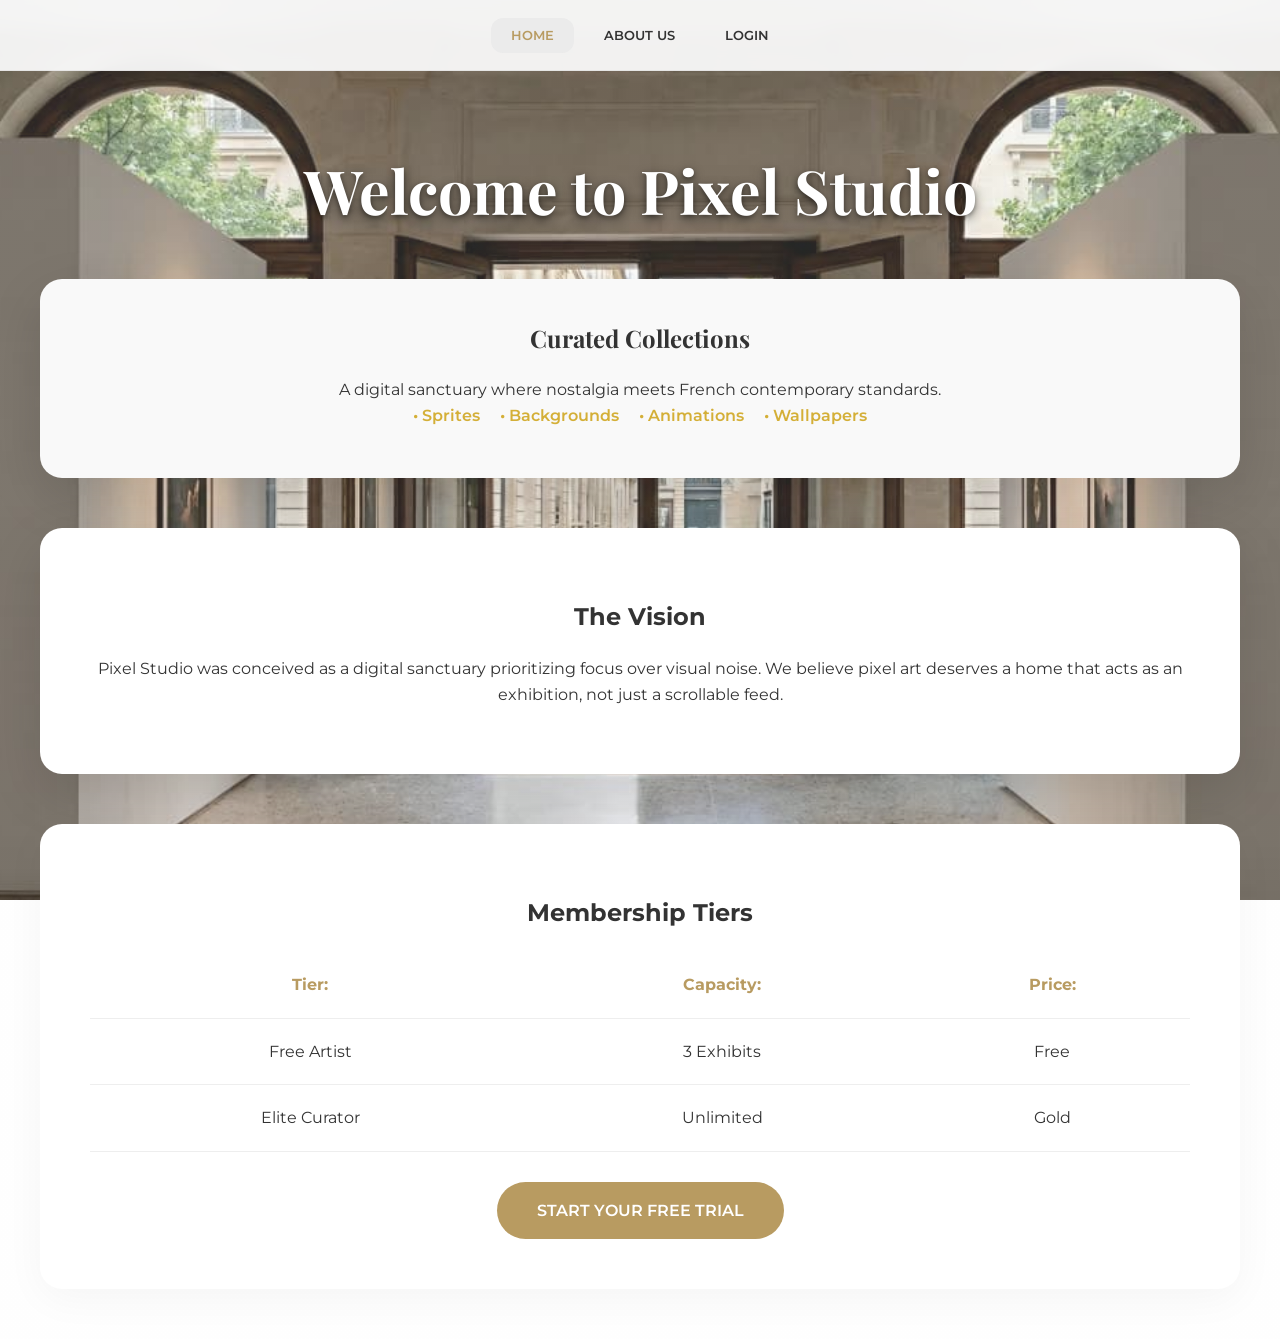
<file: index.html>
<!DOCTYPE html>
<html lang="en">
<head>
    <meta charset="UTF-8">
    <title>Pixel Studio | Home</title>
    <link rel="stylesheet" href="style.css">
</head>
<body class="home-bg">

<nav>
    <ul>
        <li><a href="index.html" class="active">Home</a></li>
        <li><a href="about.html">About Us</a></li>
        <li><a href="login.html">Login</a></li>
    </ul>
</nav>

<div class="page-content">

<header>
    <h1>Welcome to Pixel Studio</h1>
</header>

<main>
    <section class="card home-section">
        <h2 class="section-title">Curated Collections</h2>
        <p class="section-desc">
            A digital sanctuary where nostalgia meets French contemporary standards.
        </p>
        <div class="collection-tags">
            <span>• Sprites</span>
            <span>• Backgrounds</span>
            <span>• Animations</span>
        </div>
    </section>

    <article class="card project-overview home-section">
        <h2>The Vision</h2>
        <p>
            Pixel Studio was conceived as a digital sanctuary prioritizing focus over visual noise.
            We believe pixel art deserves a home that acts as an exhibition, not just a scrollable feed.
        </p>
    </article>

    <section class="card" style="max-width: 1100px; margin: 0 auto 50px;">
        <h2 style="text-align: center;">Membership Tiers</h2>
        <table>
            <thead>
                <tr><th>Tier:</th><th>Capacity:</th><th>Price:</th></tr>
            </thead>
            <tbody>
                <tr><td>Free Artist</td><td>3 Exhibits</td><td>Free</td></tr>
                <tr><td>Elite Curator</td><td>Unlimited</td><td>Gold</td></tr>
            </tbody>
        </table>
        <div style="text-align:center; margin-top: 30px;">
            <a href="signup.html" class="join-btn">Start Your Free Trial</a>
        </div>
    </section>
</main>

</div>

<!-- Home page JavaScript:
     - Rotates "Curated Collections" text automatically
     - Dynamically generates feature tags
     - Changes styles like text color, font weight, and background color
     All handled in script.js -->
<script src="script.js"></script>
</body>
</html>
</file>
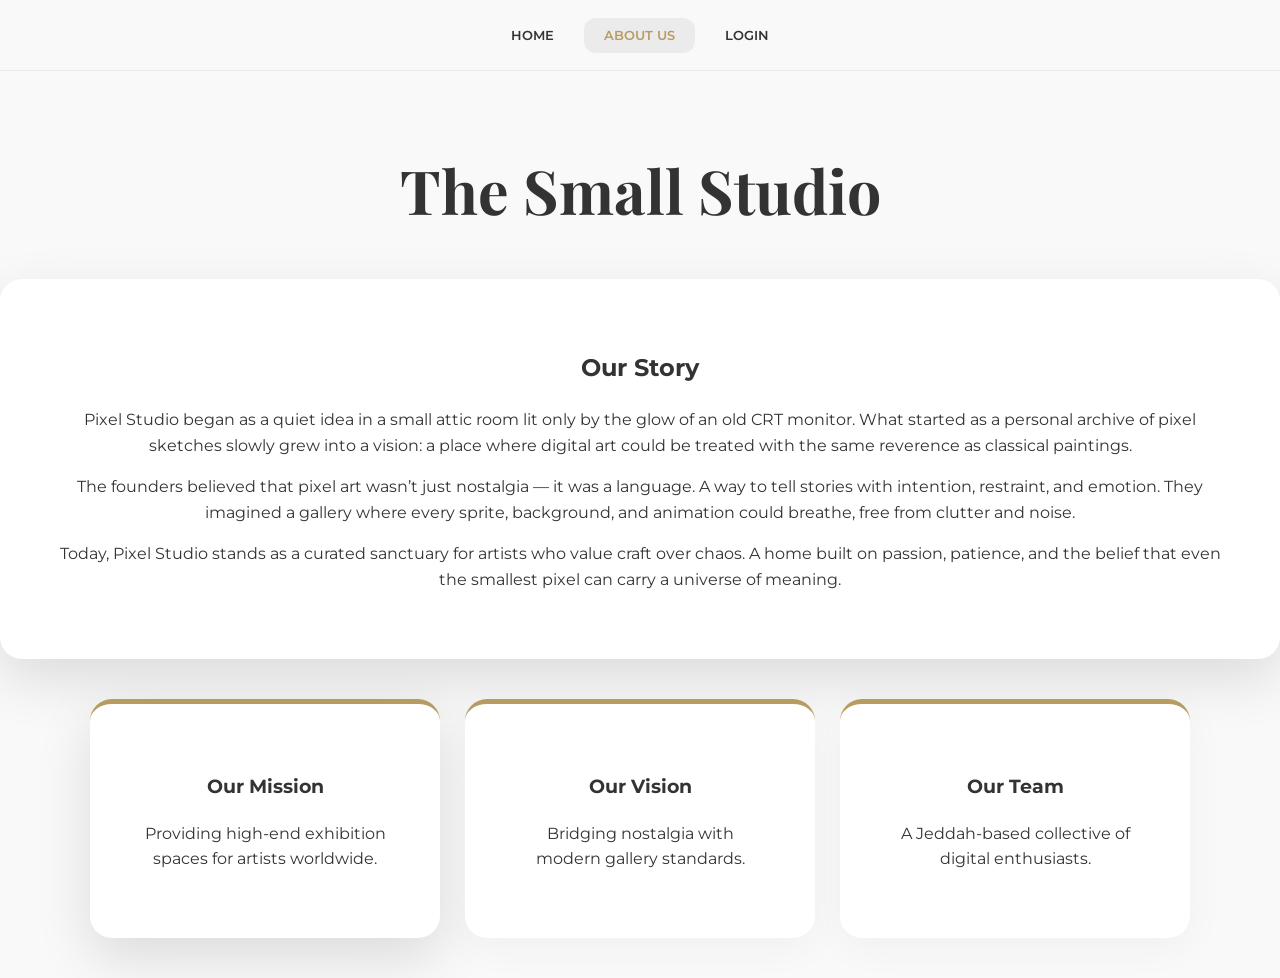
<file: about.html>
<!DOCTYPE html>
<html lang="en">
<head>
    <meta charset="UTF-8">
    <title>About Us | Pixel Studio</title>
    <link rel="stylesheet" href="style.css">
</head>
<body>
<nav>
    <ul>
        <li><a href="index.html">Home</a></li>
        <li><a href="about.html" class="active">About Us</a></li>
        <li><a href="login.html">Login</a></li>
    </ul>
</nav>

<header>
    <h1>The Small Studio</h1>
</header>

<main>
    <section class="card">
    <h2>Our Story</h2>
    <p>
        Pixel Studio began as a quiet idea in a small attic room lit only by the glow of an old CRT monitor. 
        What started as a personal archive of pixel sketches slowly grew into a vision: a place where digital art 
        could be treated with the same reverence as classical paintings.
    </p>

    <p>
        The founders believed that pixel art wasn’t just nostalgia — it was a language. A way to tell stories 
        with intention, restraint, and emotion. They imagined a gallery where every sprite, background, and animation 
        could breathe, free from clutter and noise.
    </p>

    <p>
        Today, Pixel Studio stands as a curated sanctuary for artists who value craft over chaos. 
        A home built on passion, patience, and the belief that even the smallest pixel can carry a universe of meaning.
    </p>
</section>

    <section class="mission-row">
        <div class="card mission-card">
            <h3>Our Mission</h3>
            <p>Providing high-end exhibition spaces for artists worldwide.</p>
        </div>
        <div class="card mission-card">
            <h3>Our Vision</h3>
            <p>Bridging nostalgia with modern gallery standards.</p>
        </div>
        <div class="card mission-card">
            <h3>Our Team</h3>
            <p>A Jeddah-based collective of digital enthusiasts.</p>
        </div>
    </section>
</main>
<script src="script.js"></script>
</body>
</html>
</file>
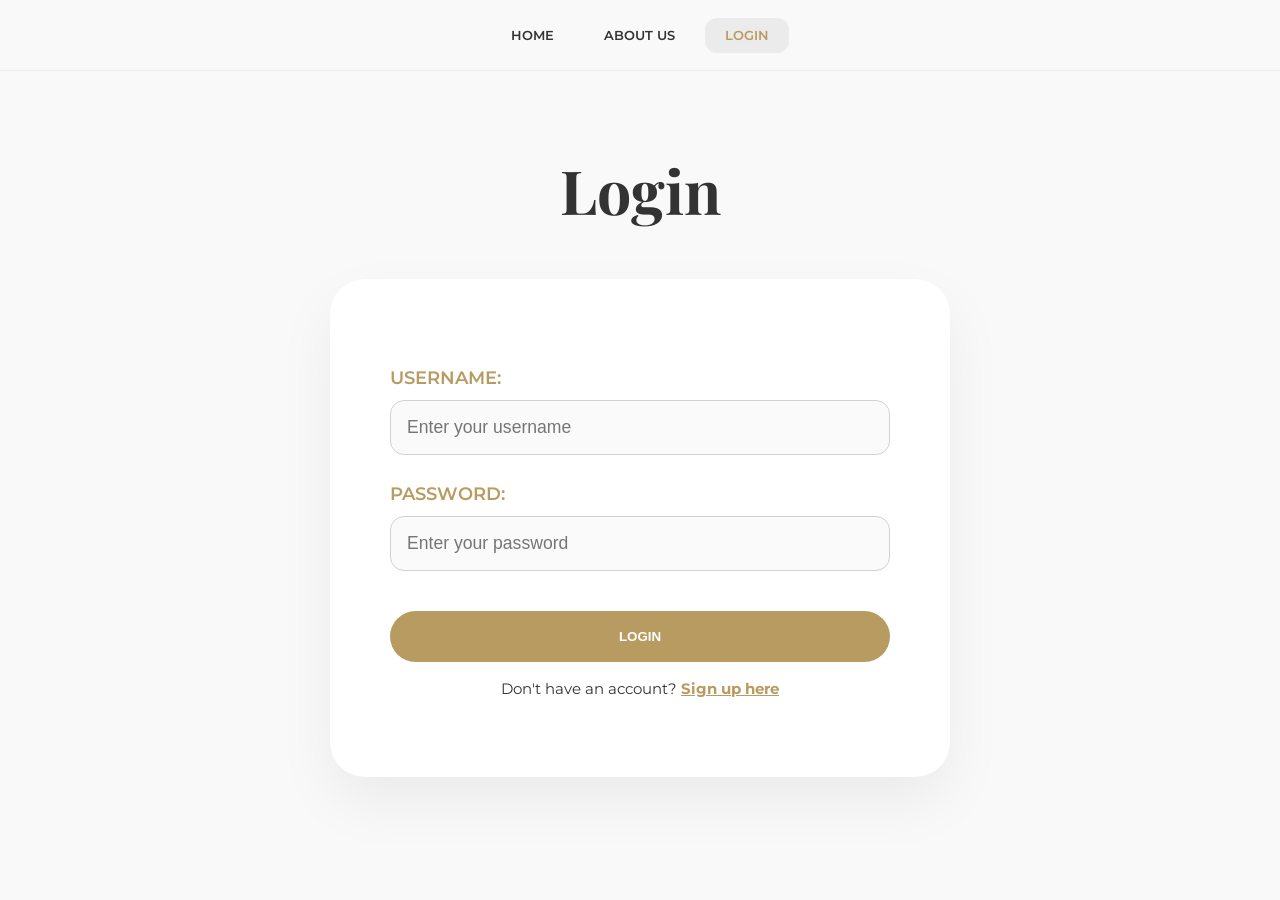
<file: login.html>
<!DOCTYPE html>
<html lang="en">
<head>
    <meta charset="UTF-8">
    <title>Pixel Studio | Login</title>

    <style>
        .signup-text { text-align: center; margin-top: 15px; font-size: 0.95rem; }
        .signup-link { color: #d4af37; text-decoration: none; font-weight: 600; }
        .signup-link:hover { text-decoration: underline; }
    </style>

    <link rel="stylesheet" href="style.css">
</head>

<body class="login-bg">

    <nav>
        <ul>
            <li><a href="index.html">Home</a></li>
            <li><a href="about.html">About Us</a></li>
            <li><a href="login.html" class="active">Login</a></li>
        </ul>
    </nav>

    <header>
        <h1>Login</h1>
    </header>

    <main>
        <form action="#" method="post">
            <label for="email">Username:</label>
            <input type="text" placeholder="Enter your username">

            <label for="password">Password:</label>
            <input type="password" placeholder="Enter your password">

            <input type="submit" value="Login">

            <p class="signup-text">Don't have an account? <a href="signup.html" class="signup-link">Sign up here</a></p>
        </form>
    </main>
<script src="script.js"></script>
</body>
</html>
</file>
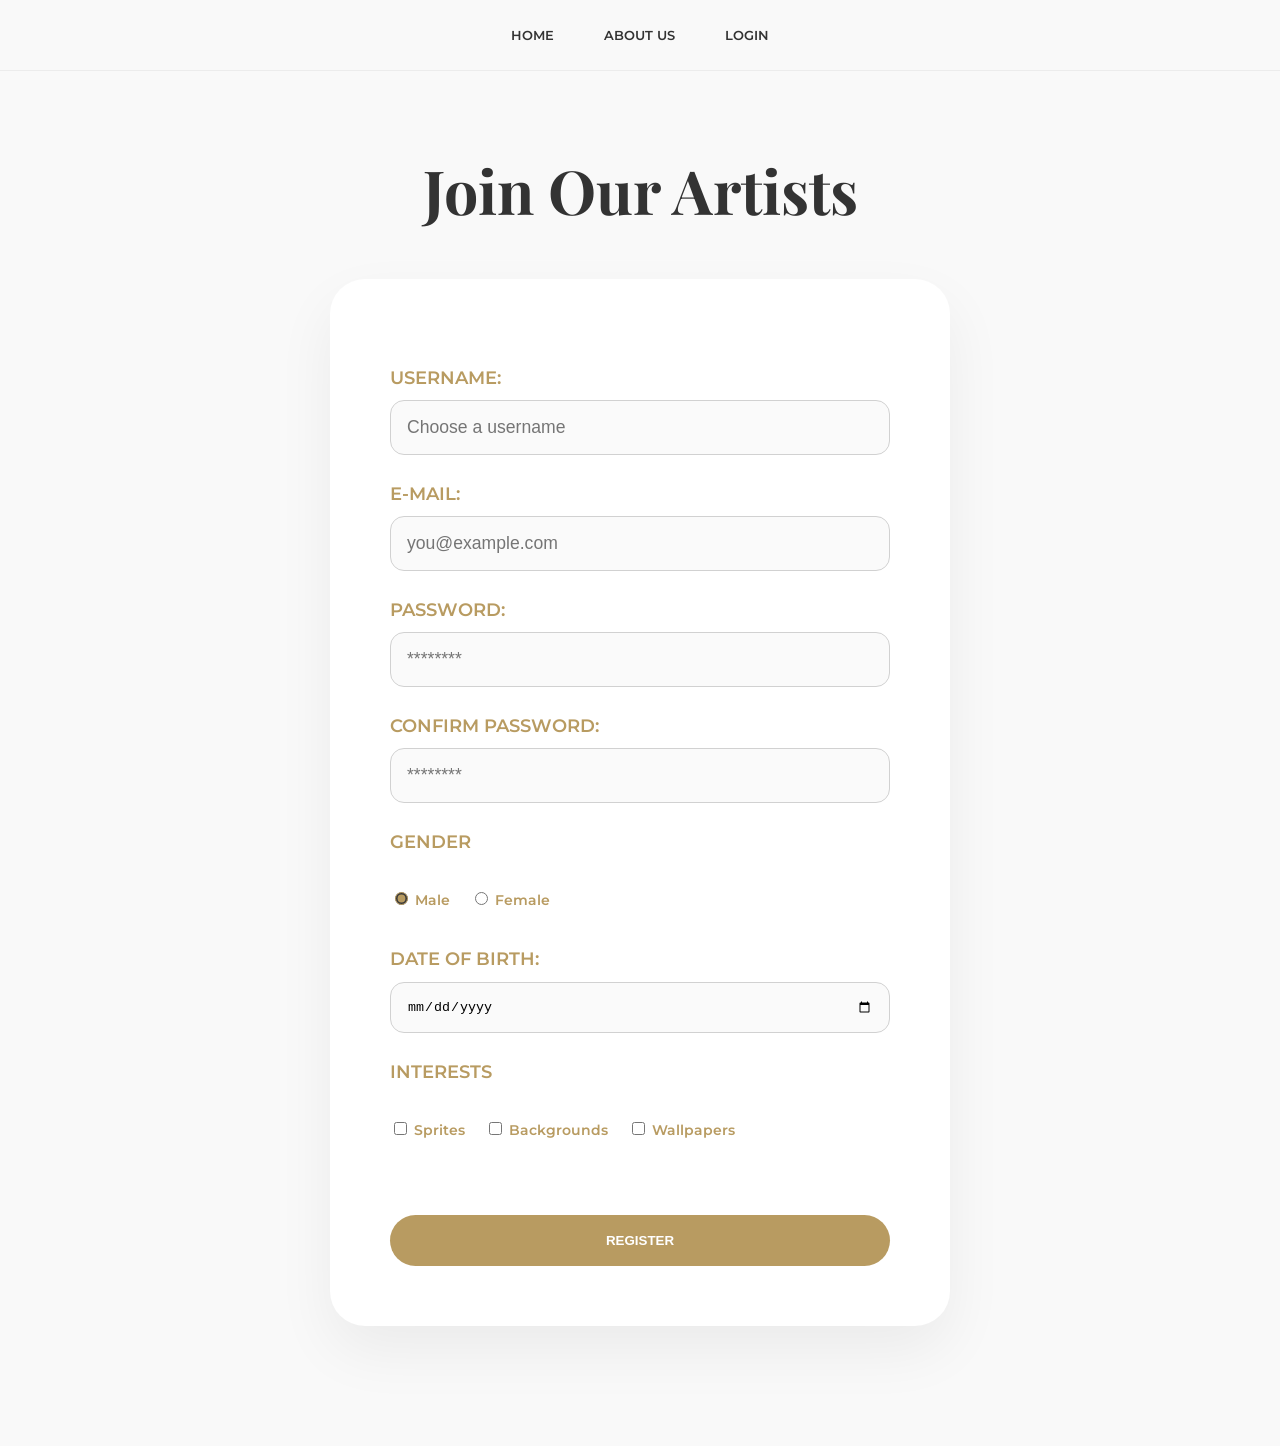
<file: signup.html>
<!DOCTYPE html>
<html lang="en">
<head>
    <meta charset="UTF-8">
    <title>Join | Pixel Studio</title>
    <link rel="stylesheet" href="style.css">
</head>
<body>
<nav>
    <ul>
        <li><a href="index.html">Home</a></li>
        <li><a href="about.html">About Us</a></li>
        <li><a href="login.html">Login</a></li>
    </ul>
</nav>

<header>
    <h1>Join Our Artists</h1>
</header>

<main>
    <form action="#">
        <label>Username:</label>
        <input type="text" required placeholder="Choose a username">

        <label>E-mail:</label>
        <input type="email" required placeholder="you@example.com">

        <label>Password:</label>
        <input type="password" required placeholder="********">

        <label>Confirm Password:</label>
        <input type="password" required placeholder="********">

        <label>Gender</label>
        <div style="margin: 1px 0 25px; display: flex; gap: 20px;">
            <label style="display:inline; text-transform: none; font-size: 0.9rem;" for="free"><input type="radio" name="acc" id="male" checked> Male</label>
            <label style="display:inline; text-transform: none; font-size: 0.9rem;" for="pro"><input type="radio" name="acc" id="female"> Female</label>
        </div>

        <label for="dob">Date of Birth:</label>
        <input type="date" id="dob" name="dob" max="2008-04-09" required>
        
        <label>Interests</label>
        <div style="margin: 1px 0 25px; display: flex; gap: 20px;">
            <label style="text-transform: none; font-size: 0.9rem;"><input type="checkbox"> Sprites</label>
            <label style="text-transform: none; font-size: 0.9rem;"><input type="checkbox"> Backgrounds</label>
            <label style="text-transform: none; font-size: 0.9rem;"><input type="checkbox"> Wallpapers</label>
        </div>

        <button type="submit">Register</button>
    </form>
</main>
<script src="script.js"></script>
</body>
</html>
</file>
<file: style.css>
/* -----------------------------------------------------------
   1. IMPORT FONTS & VARIABLES
----------------------------------------------------------- */
@import url('https://fonts.googleapis.com/css2?family=Playfair+Display:wght@700&family=Montserrat:wght@400;600&display=swap');

:root {
    --bg-color: #f9f9f9;
    --text-color: #333333;
    --accent-gold: #b89b61;
    --card-bg: #ffffff;
    --radius-apple: 22px; 
    --transition-sliding: all 0.4s cubic-bezier(0.4, 0, 0.2, 1);
}

input[type="text"],
input[type="password"],
input[type="email"] {
    font-size: 1.1rem;
    color: #684e27;
}

input[type="checkbox"],
input[type="radio"] {
    accent-color: var(--accent-gold);
}

/* -----------------------------------------------------------
   2.BODY & BACKGROUND
----------------------------------------------------------- */
body {
    font-family: 'Montserrat', sans-serif;
    font-weight: 400;
    background-color: var(--bg-color);
    color: var(--text-color);
    margin: 0;
    padding-top: 100px;
    line-height: 1.6;
}

@keyframes fadeIn {
    from { opacity: 0; }
    to { opacity: 1; }
}

.page-content {
    animation: fadeIn 0.6s ease;
}

.home-bg {
    background: 
       linear-gradient(rgba(249, 249, 249, 0.15), rgba(249, 249, 249, 0.15)),
        url('gallary-enterance.jpeg') no-repeat center center fixed;
    background-size: cover;
}

/* -----------------------------------------------------------
   3.NAVIGATION BAR
----------------------------------------------------------- */
nav {
    position: fixed;
    top: 0; width: 100%;
    background-color: rgba(249, 249, 249, 0.95);
    backdrop-filter: blur(8px);
    border-bottom: 1px solid rgba(0,0,0,0.05);
    padding: 22px 0;
    z-index: 1000;
}

nav ul {
    display: flex;
    justify-content: center;
    list-style: none;
    margin: 0; padding: 0;
    gap: 10px;
}

nav ul li a {
    text-decoration: none;
    color: var(--text-color);
    font-weight: 600;
    text-transform: uppercase;
    font-size: 0.8rem;
    padding: 10px 20px;
    border-radius: 12px;
    transition: var(--transition-sliding); 
}

nav ul li a:hover {
    background-color: #eeeeee;
    padding-left: 25px;
    color: var(--accent-gold);
}

nav ul li a.active {
    background-color: #ebebeb;
    color: var(--accent-gold);
}

/* -----------------------------------------------------------
   4. HEADERS & TITLES
----------------------------------------------------------- */
.home-bg header h1 {
    color: #ffffff;
    text-shadow:
        0 4px 12px rgba(0, 0, 0, 0.45),
        0 2px 4px rgba(0, 0, 0, 0.35);
}

header h1 {
    font-family: 'Playfair Display', serif;
    font-size: 3.8rem;
    text-align: center; 
}

footer {
    text-align: center;
    padding: 30px 0;
    color: #777;
    font-size: 0.9rem;
}

/* -----------------------------------------------------------
   5.CARDS & TABLES
----------------------------------------------------------- */
.card {
    background-color: var(--card-bg);
    border-radius: var(--radius-apple);
    padding: 50px;
    box-shadow: 0 10px 40px rgba(0,0,0,0.04);
    max-width: 1400px;
    margin-left: auto;
    margin-right: auto;
    text-align: center;
}

table {
    width: 100%;
    border-collapse: collapse;
    margin-top: 20px;
    margin-left: auto;
    margin-right: auto;
    text-align: center;
}

tbody tr:hover {
    background-color: #fafafa;
    transition: 0.2s;
}

th {
    text-align: left;
    padding: 20px;
    color: var(--accent-gold);
    border-bottom: 1px solid #eee;
    text-align: center;
}

td {
    padding: 20px;
    border-bottom: 1px solid #eee;
    text-align: center;
}

.join-btn {
    display: inline-block;
    padding: 16px 40px;
    background-color: var(--accent-gold);
    color: white;
    font-weight: 600;
    text-transform: uppercase;
    border-radius: 40px;
    text-decoration: none;
    transition: 0.3s;
}

.join-btn:hover {
    opacity: 0.85;
    transform: translateY(-3px);
}

.card:first-of-type {
    box-shadow: 0 20px 55px rgba(0, 0, 0, 0.12);
}

.mission-row {
    display: flex;
    justify-content: center;
    gap: 25px;
    margin: 40px auto;
    max-width: 1100px;
}

.mission-card {
    border-top: 5px solid var(--accent-gold);
    flex: 1;
    min-width: 250px;
    transition: transform 0.3s ease, box-shadow 0.3s ease;
}

.mission-card:hover {
    transform: translateY(-8px);
    box-shadow: 0 18px 45px rgba(0, 0, 0, 0.12);
}

/* -----------------------------------------------------------
   6. REFINED FORMS
----------------------------------------------------------- */
form {
    width: 500px;
    margin: 40px auto 120px;
    padding: 60px;
    background-color: var(--card-bg);
    border-radius: 35px;
    box-shadow: 0 25px 60px rgba(0,0,0,0.06);
}

form label {
    display: block;
    font-weight: 600;
    font-size: 1.1rem;
    text-transform: uppercase;
    color: var(--accent-gold); 
    margin-top: 25px;
    margin-bottom: 8px;
}

input[type="text"], input[type="email"], input[type="password"], input[type="date"] {
    width: 100%;
    padding: 16px;
    border: 1px solid #d1d1d1;
    border-radius: 14px; 
    background-color: #fafafa;
    box-sizing: border-box;
}

button, input[type="submit"] {
    width: 100%;
    margin-top: 40px;
    padding: 18px;
    background-color: var(--accent-gold);
    color: #fff;
    border: none;
    border-radius: 40px;
    cursor: pointer;
    font-weight: bold;
    text-transform: uppercase;
    transition: opacity 0.3s;
}

button:hover {
    opacity: 0.8;
}

.signup-link {
    color: var(--accent-gold);
    font-weight: bold;
    text-decoration: underline;
}

.home-section {
    max-width: 1100px;
    margin: 0 auto 50px;
    text-align: center;
}

.section-title {
    font-family: 'Playfair Display', serif;
    margin-top: -10px;
}

.section-desc {
    max-width: 800px;
    margin: 0 auto;
}

.collection-tags span {
    color: var(--accent-gold);
    font-weight: 600;
    margin: 0 10px;
}

.join-container {
    margin-top: 30px;
    text-align: center;
}

.join-btn {
    display: inline-block;
    padding: 16px 40px;
    background-color: var(--accent-gold);
    color: white;
    font-weight: 600;
    text-transform: uppercase;
    border-radius: 40px;
    text-decoration: none;
    transition: 0.3s;
}

.join-btn:hover {
    opacity: 0.85;
    transform: translateY(-3px);
}
</file>
